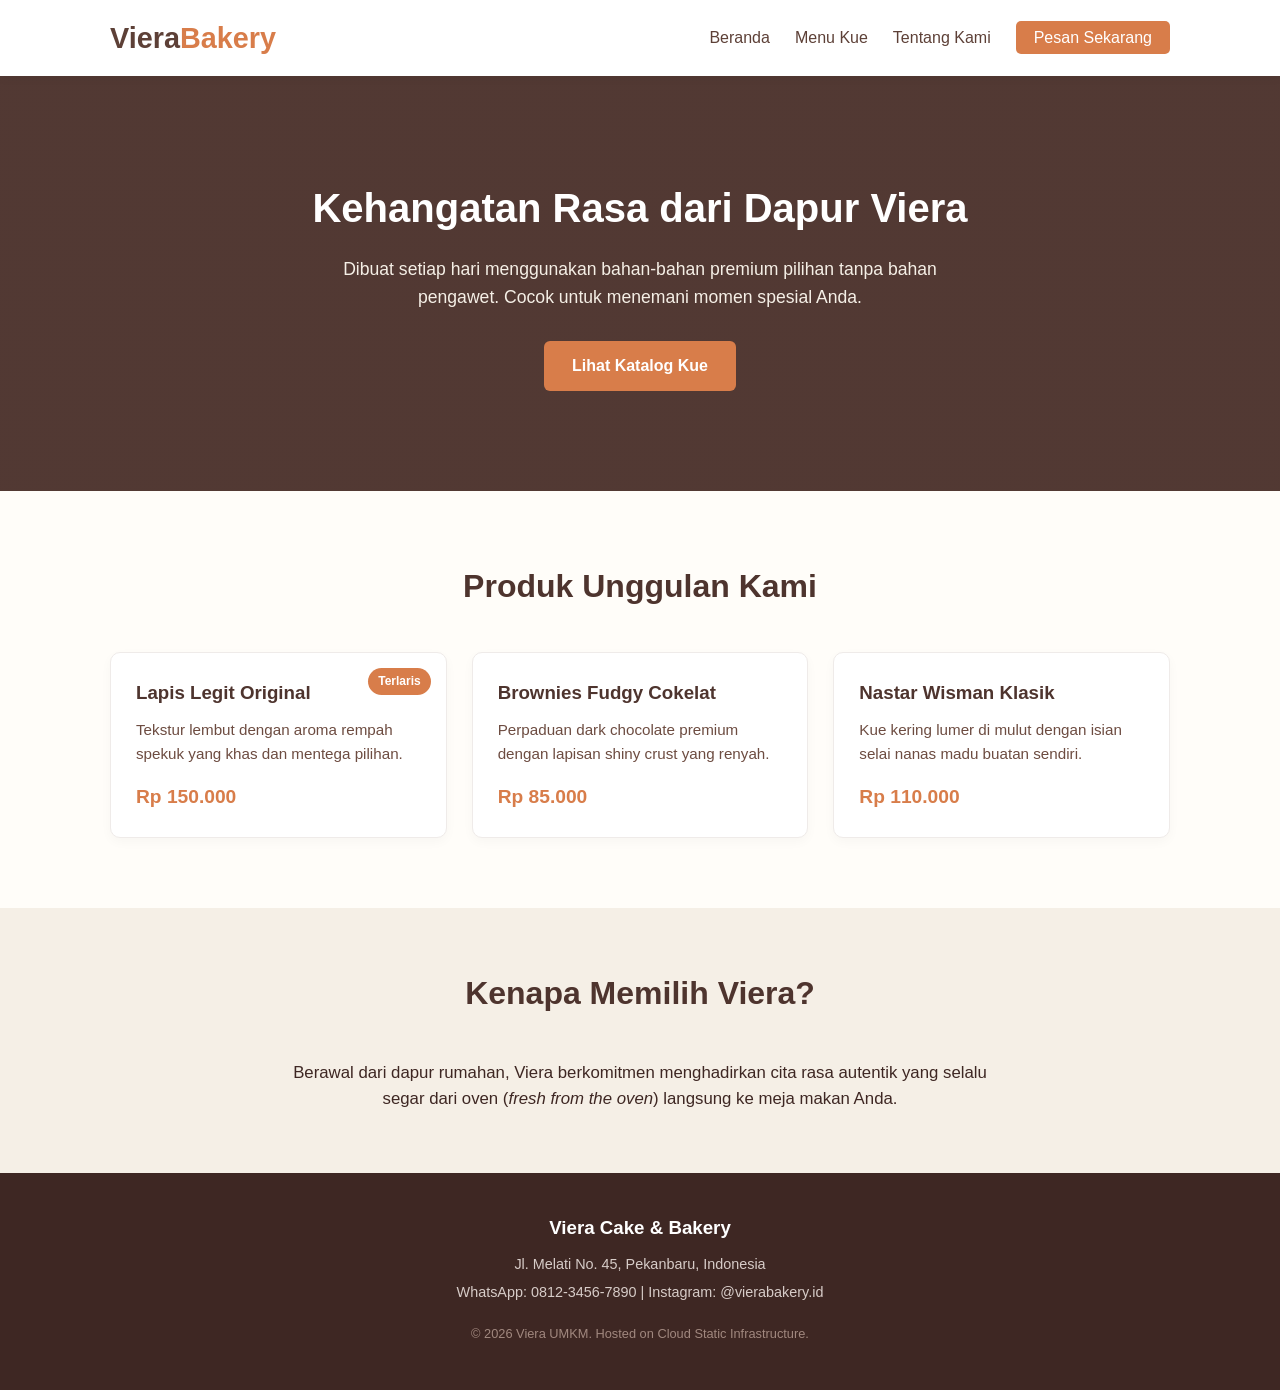
<file: index.html>
<!DOCTYPE html>
<html lang="id">
<head>
    <meta charset="UTF-8">
    <meta name="viewport" content="width=device-width, initial-scale=1.0">
    <meta name="description" content="Viera - Aneka Kue Tradisional dan Modern Berkualitas">
    <title>Viera Cake & Bakery | Manis di Setiap Gigitan</title>
    <!-- Menggunakan relative path agar kompatibel dengan berbagai Cloud Bucket / CDN -->
    <link rel="stylesheet" href="style.css">
</head>
<body>
    <header>
        <div class="container nav-container">
            <h1 class="logo">Viera<span>Bakery</span></h1>
            <nav>
                <ul>
                    <li><a href="#beranda">Beranda</a></li>
                    <li><a href="#katalog">Menu Kue</a></li>
                    <li><a href="#tentang">Tentang Kami</a></li>
                    <li><a href="#kontak" class="btn-nav">Pesan Sekarang</a></li>
                </ul>
            </nav>
        </div>
    </header>

    <section id="beranda" class="hero">
        <div class="container hero-content">
            <h2>Kehangatan Rasa dari Dapur Viera</h2>
            <p>Dibuat setiap hari menggunakan bahan-bahan premium pilihan tanpa bahan pengawet. Cocok untuk menemani momen spesial Anda.</p>
            <a href="#katalog" class="btn-primary">Lihat Katalog Kue</a>
        </div>
    </section>

    <section id="katalog" class="products">
        <div class="container">
            <h2 class="section-title">Produk Unggulan Kami</h2>
            <div class="product-grid">
                <div class="product-card">
                    <div class="product-badge">Terlaris</div>
                    <h3>Lapis Legit Original</h3>
                    <p class="desc">Tekstur lembut dengan aroma rempah spekuk yang khas dan mentega pilihan.</p>
                    <p class="price">Rp 150.000</p>
                </div>
                <div class="product-card">
                    <h3>Brownies Fudgy Cokelat</h3>
                    <p class="desc">Perpaduan dark chocolate premium dengan lapisan shiny crust yang renyah.</p>
                    <p class="price">Rp 85.000</p>
                </div>
                <div class="product-card">
                    <h3>Nastar Wisman Klasik</h3>
                    <p class="desc">Kue kering lumer di mulut dengan isian selai nanas madu buatan sendiri.</p>
                    <p class="price">Rp 110.000</p>
                </div>
            </div>
        </div>
    </section>

    <section id="tentang" class="about">
        <div class="container">
            <h2 class="section-title">Kenapa Memilih Viera?</h2>
            <p>Berawal dari dapur rumahan, Viera berkomitmen menghadirkan cita rasa autentik yang selalu segar dari oven (<em>fresh from the oven</em>) langsung ke meja makan Anda.</p>
        </div>
    </section>

    <footer id="kontak">
        <div class="container footer-content">
            <h3>Viera Cake & Bakery</h3>
            <p>Jl. Melati No. 45, Pekanbaru, Indonesia</p>
            <p>WhatsApp: 0812-3456-7890 | Instagram: @vierabakery.id</p>
            <p class="copyright">&copy; 2026 Viera UMKM. Hosted on Cloud Static Infrastructure.</p>
        </div>
    </footer>
</body>
</html>
</file>
<file: style.css>
/* Reset & Base Styles */
* {
    margin: 0;
    padding: 0;
    box-sizing: border-box;
    font-family: 'Segoe UI', Tahoma, Geneva, Verdana, sans-serif;
}

body {
    background-color: #FFFDF9;
    color: #3E2723;
    line-height: 1.6;
}

.container {
    max-width: 1100px;
    margin: 0 auto;
    padding: 0 20px;
}

/* Header & Navigation */
header {
    background-color: #FFFFFF;
    box-shadow: 0 2px 10px rgba(0,0,0,0.05);
    position: sticky;
    top: 0;
    z-index: 100;
}

.nav-container {
    display: flex;
    justify-content: space-between;
    align-items: center;
    padding: 15px 20px;
}

.logo {
    font-size: 1.8rem;
    color: #5D4037;
    font-weight: 700;
}

.logo span {
    color: #D87D4A;
}

nav ul {
    list-style: none;
    display: flex;
    gap: 25px;
    align-items: center;
}

nav a {
    text-decoration: none;
    color: #5D4037;
    font-weight: 500;
    transition: color 0.3s;
}

nav a:hover {
    color: #D87D4A;
}

.btn-nav {
    background-color: #D87D4A;
    color: #FFFFFF !important;
    padding: 8px 18px;
    border-radius: 5px;
}

/* Hero Section */
.hero {
    background: linear-gradient(rgba(62, 39, 35, 0.75), rgba(62, 39, 35, 0.75)), #8D6E63;
    color: #FFFFFF;
    text-align: center;
    padding: 100px 20px;
}

.hero h2 {
    font-size: 2.5rem;
    margin-bottom: 15px;
}

.hero p {
    font-size: 1.1rem;
    max-width: 600px;
    margin: 0 auto 30px;
    color: #F5EFE6;
}

.btn-primary {
    display: inline-block;
    background-color: #D87D4A;
    color: #FFFFFF;
    padding: 12px 28px;
    text-decoration: none;
    border-radius: 6px;
    font-weight: 600;
    transition: background-color 0.3s;
}

.btn-primary:hover {
    background-color: #BF6534;
}

/* Products Section */
.products {
    padding: 70px 0;
}

.section-title {
    text-align: center;
    font-size: 2rem;
    margin-bottom: 40px;
    color: #4E342E;
}

.product-grid {
    display: grid;
    grid-template-columns: repeat(auto-fit, minmax(280px, 1fr));
    gap: 25px;
}

.product-card {
    background: #FFFFFF;
    border: 1px solid #EFEBE9;
    border-radius: 10px;
    padding: 25px;
    position: relative;
    box-shadow: 0 4px 12px rgba(0,0,0,0.03);
    transition: transform 0.2s;
}

.product-card:hover {
    transform: translateY(-5px);
}

.product-badge {
    position: absolute;
    top: 15px;
    right: 15px;
    background-color: #D87D4A;
    color: #FFF;
    font-size: 0.75rem;
    padding: 4px 10px;
    border-radius: 20px;
    font-weight: bold;
}

.product-card h3 {
    margin-bottom: 10px;
    color: #4E342E;
}

.product-card .desc {
    font-size: 0.95rem;
    color: #6D4C41;
    margin-bottom: 15px;
}

.product-card .price {
    font-size: 1.2rem;
    font-weight: 700;
    color: #D87D4A;
}

/* About Section */
.about {
    background-color: #F5EFE6;
    padding: 60px 20px;
    text-align: center;
}

.about p {
    max-width: 700px;
    margin: 0 auto;
    font-size: 1.05rem;
}

/* Footer */
footer {
    background-color: #3E2723;
    color: #D7CCC8;
    text-align: center;
    padding: 40px 20px;
}

footer h3 {
    color: #FFFFFF;
    margin-bottom: 10px;
}

footer p {
    font-size: 0.9rem;
    margin-bottom: 5px;
}

footer .copyright {
    margin-top: 20px;
    font-size: 0.8rem;
    color: #A1887F;
}

/* Error Page Specifics */
.error-page {
    display: flex;
    justify-content: center;
    align-items: center;
    min-height: 100vh;
    text-align: center;
    padding: 20px;
}

.error-container {
    max-width: 500px;
}

.error-code {
    font-size: 6rem;
    color: #D87D4A;
    line-height: 1;
    margin-bottom: 10px;
}

.error-container h2 {
    margin-bottom: 15px;
    color: #4E342E;
}

.error-container p {
    margin-bottom: 25px;
    color: #6D4C41;
}

/* Responsive */
@media (max-width: 600px) {
    .nav-container {
        flex-direction: column;
        gap: 15px;
    }
    .hero h2 {
        font-size: 1.8rem;
    }
}
</file>
